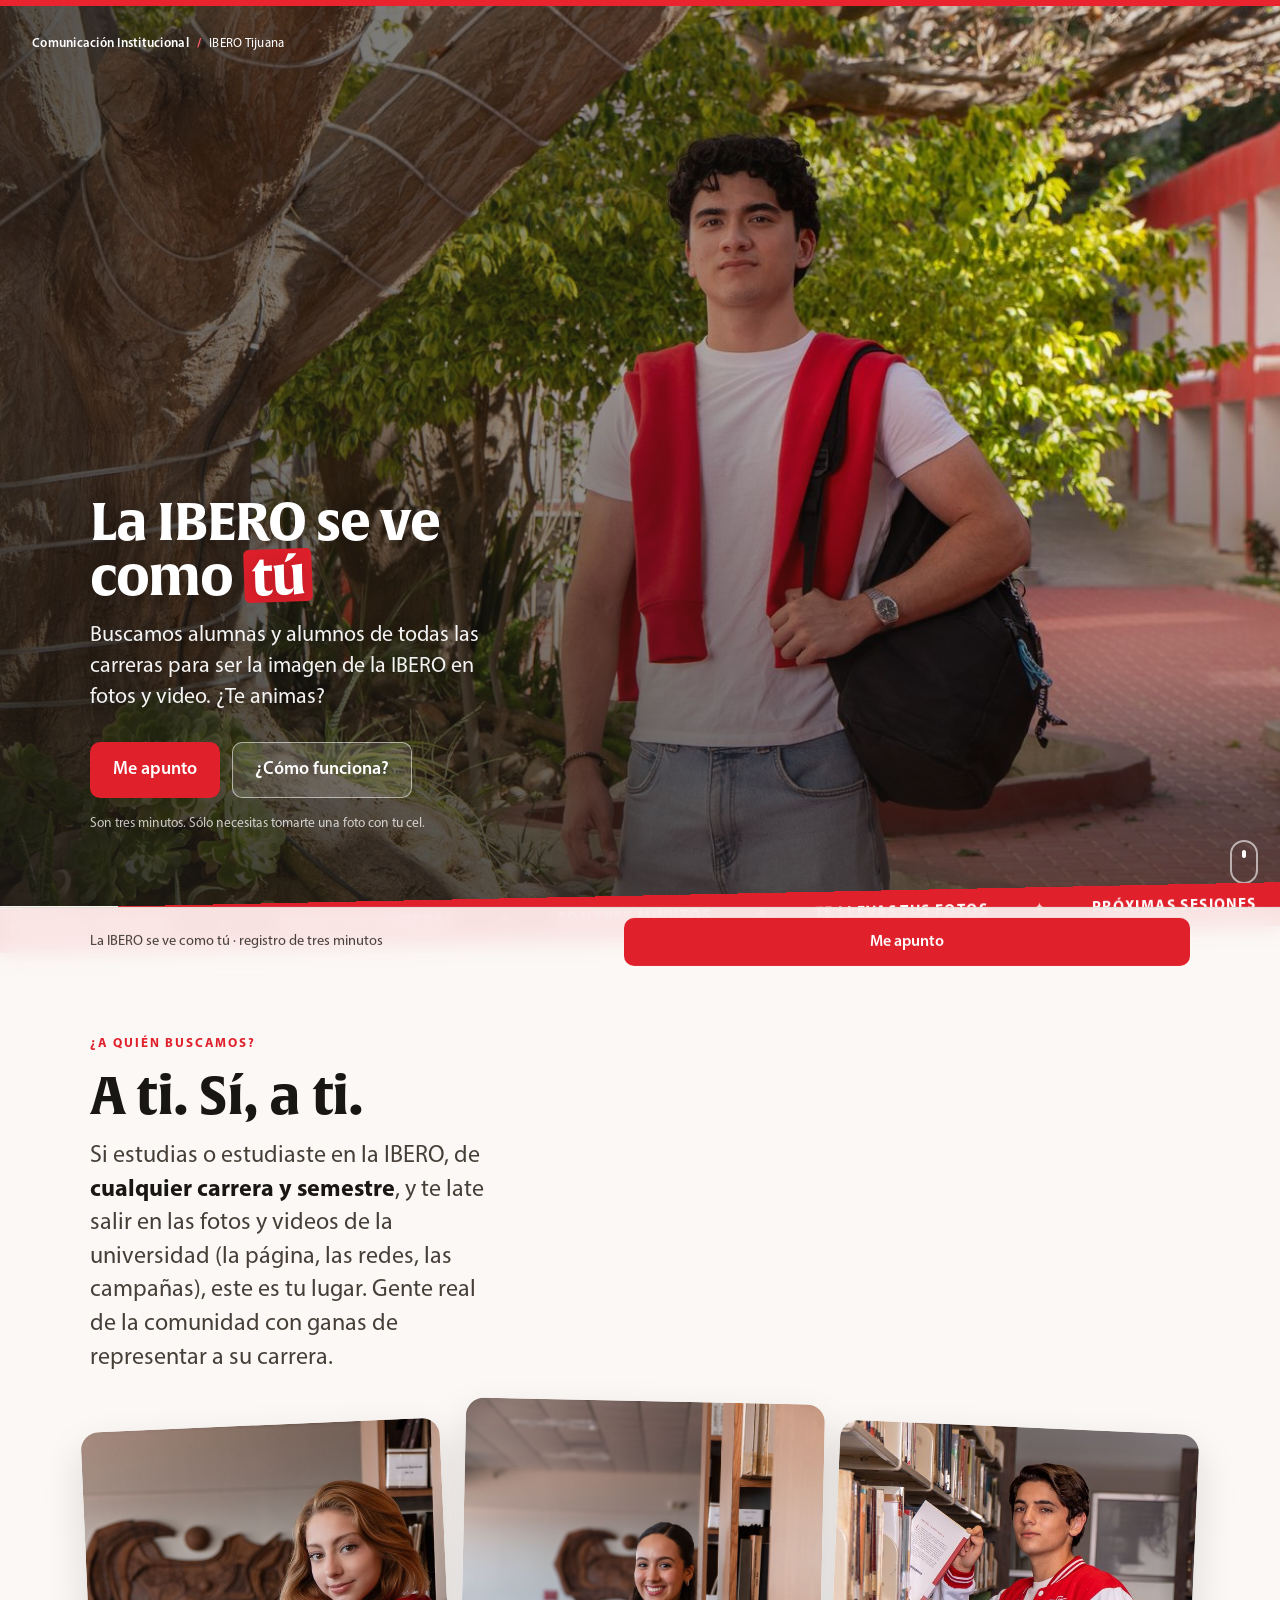
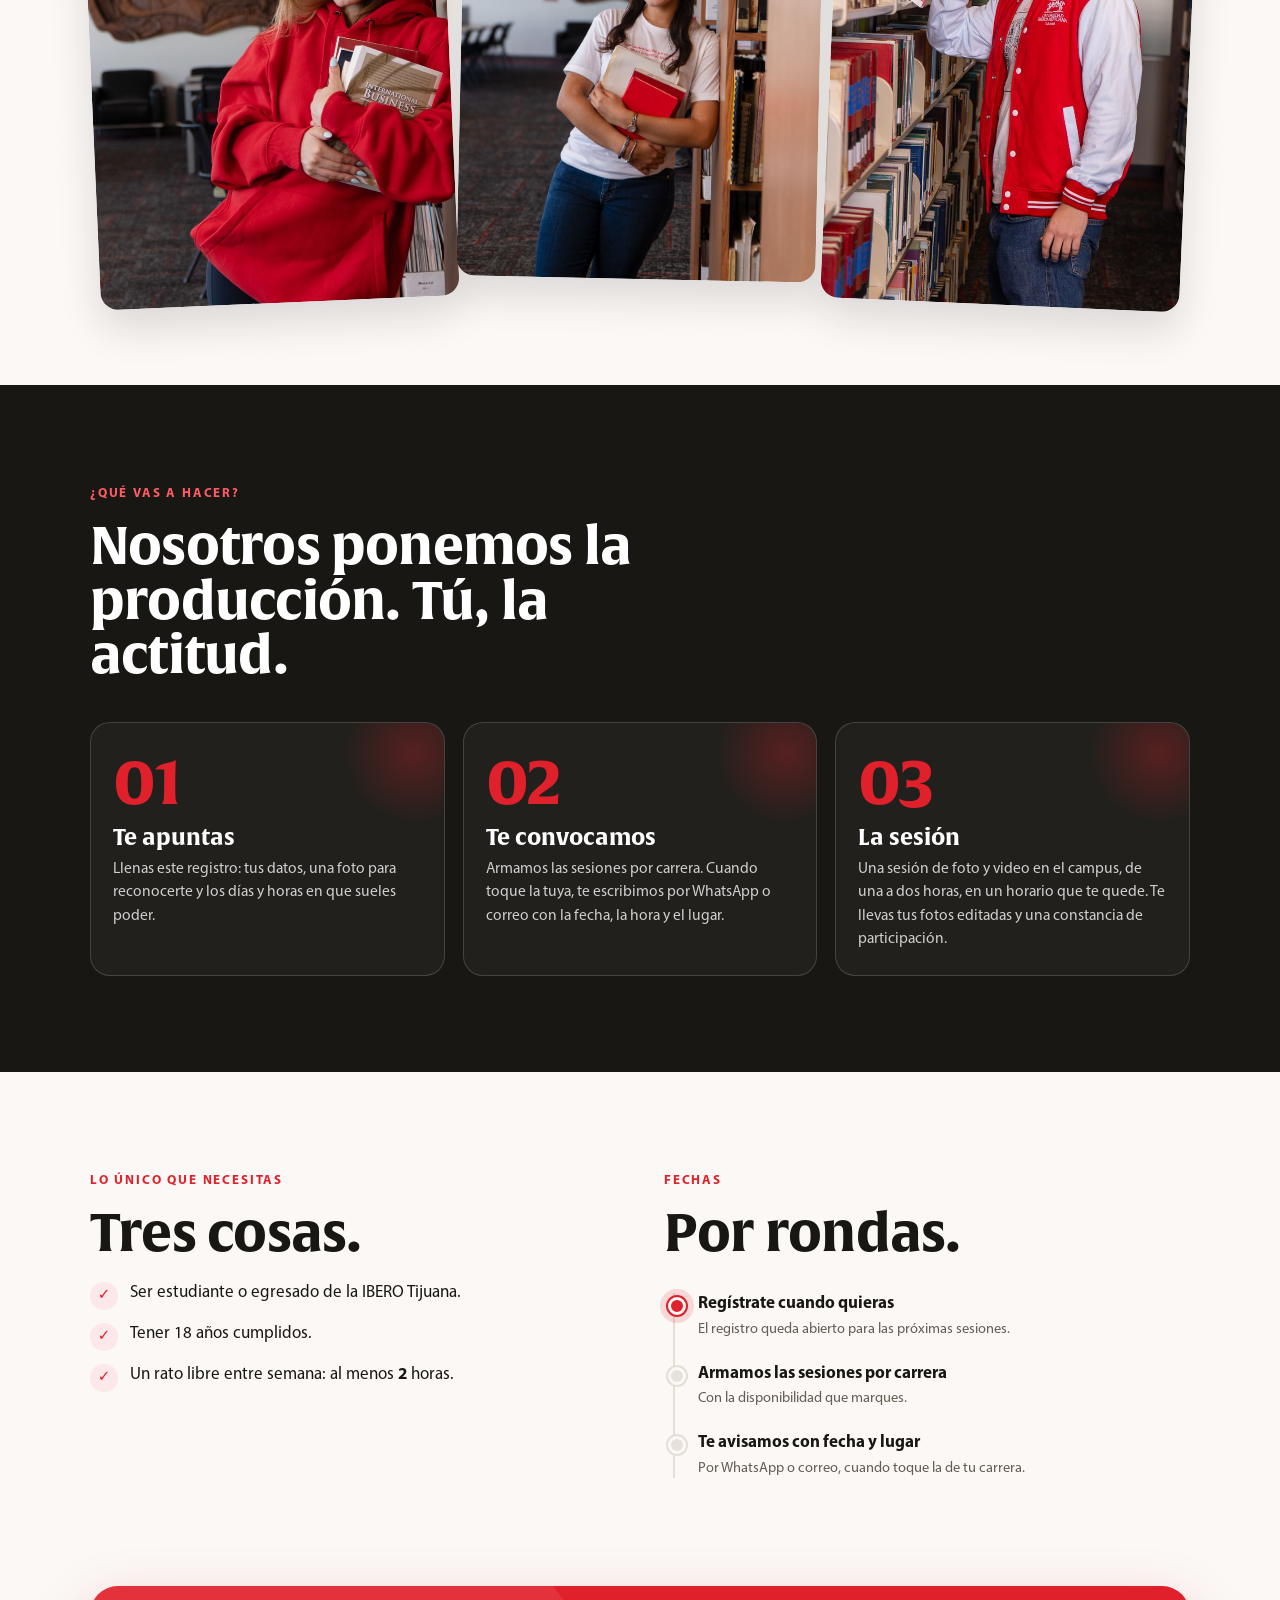
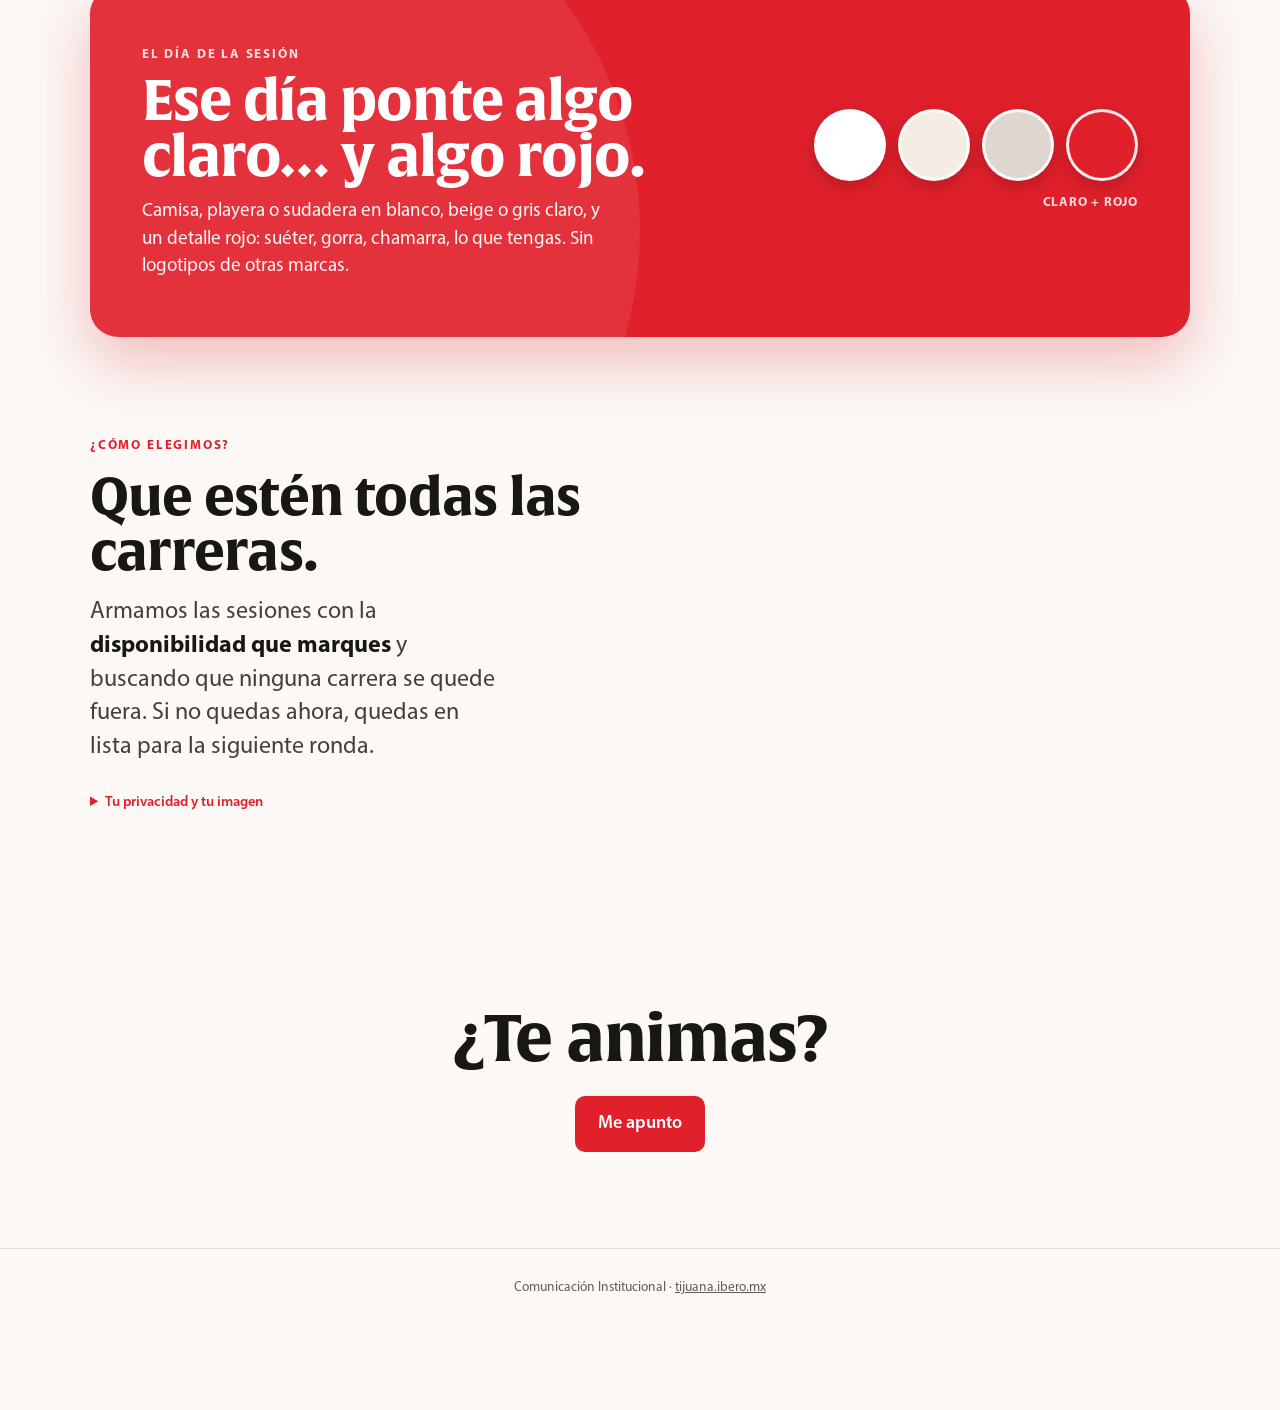
<file: index.html>
<!doctype html>
<html lang="es">
<head>
<meta charset="utf-8">
<meta name="viewport" content="width=device-width, initial-scale=1, viewport-fit=cover">
<title>La IBERO se ve como tú · Convocatoria</title>
<meta name="description" content="Convocatoria para alumnas y alumnos de IBERO Tijuana que quieran ser la imagen de la universidad en fotos y video.">
<link rel="icon" href="data:image/svg+xml,%3Csvg xmlns='http://www.w3.org/2000/svg' viewBox='0 0 32 32'%3E%3Crect width='32' height='32' rx='7' fill='%23E0202B'/%3E%3Ccircle cx='16' cy='13' r='5' fill='%23fff'/%3E%3Cpath d='M7 27c1.5-5 5-7 9-7s7.5 2 9 7z' fill='%23fff'/%3E%3C/svg%3E">
<link rel="stylesheet" href="tipografia.css?v=1.27">
<link rel="stylesheet" href="estilos.css?v=1.27">
<link rel="stylesheet" href="inicio.css?v=1.27">
</head>
<body class="alegre">
<main>

  <!-- ══ Inicio · landing ═════════════════════════════════ -->
  <section id="inicio" class="vista">

    <header class="portada">
      <img class="fondo" id="portada-foto" alt="">
      <p class="rotulo"><b id="rotulo-area"></b> <span class="barra">/</span> IBERO Tijuana</p>
      <div class="dentro">
        <h1 class="entra" id="titulo"></h1>
        <p class="bajada entra" id="bajada"></p>
        <div class="acciones-portada entra">
          <button id="btn-empezar" class="btn primario grande">Me apunto</button>
          <a class="btn claro grande" href="#como">¿Cómo funciona?</a>
        </div>
        <p class="meta entra" style="color:rgba(255,255,255,.75);margin-top:16px">Son tres minutos. Sólo necesitas tomarte una foto con tu cel.</p>
      </div>
      <div class="pista" aria-hidden="true"></div>
    </header>

    <div class="cinta" aria-hidden="true"><div class="carril" id="cinta"></div></div>

    <section class="seccion" id="como">
      <div class="dentro">
        <span class="sello revela">¿A quién buscamos?</span>
        <h2 class="titulo-seccion revela">A ti. Sí, a ti.</h2>
        <p class="texto-grande revela" data-retardo="1">Si estudias o estudiaste en la IBERO, de <b>cualquier carrera y semestre</b>, y te late salir en las fotos y videos de la universidad (la página, las redes, las campañas), este es tu lugar. Gente real de la comunidad con ganas de representar a su carrera.</p>
        <div class="galeria revela" data-retardo="2" id="galeria"></div>
      </div>
    </section>

    <section class="seccion oscura">
      <div class="dentro">
        <span class="sello revela">¿Qué vas a hacer?</span>
        <h2 class="titulo-seccion revela">Nosotros ponemos la producción. Tú, la actitud.</h2>
        <div class="pasos3">
          <div class="paso3 revela" data-retardo="1">
            <div class="num">01</div>
            <h3>Te apuntas</h3>
            <p>Llenas este registro: tus datos, una foto para reconocerte y los días y horas en que sueles poder.</p>
          </div>
          <div class="paso3 revela" data-retardo="2">
            <div class="num">02</div>
            <h3>Te convocamos</h3>
            <p>Armamos las sesiones por carrera. Cuando toque la tuya, te escribimos por WhatsApp o correo con la fecha, la hora y el lugar.</p>
          </div>
          <div class="paso3 revela" data-retardo="3">
            <div class="num">03</div>
            <h3>La sesión</h3>
            <p>Una sesión de foto y video en el campus, de una a dos horas, en un horario que te quede. Te llevas <span id="txt-incentivo"></span>.</p>
          </div>
        </div>
      </div>
    </section>

    <section class="seccion">
      <div class="dentro dos">
        <div>
          <span class="sello revela">Lo único que necesitas</span>
          <h2 class="titulo-seccion revela">Tres cosas.</h2>
          <ul class="lista-check revela" data-retardo="1">
            <li><span>Ser estudiante o egresado de la IBERO Tijuana.</span></li>
            <li><span>Tener 18 años cumplidos.</span></li>
            <li><span>Un rato libre entre semana: al menos <b id="txt-minimo"></b> horas.</span></li>
          </ul>
        </div>
        <div>
          <span class="sello revela">Fechas</span>
          <h2 class="titulo-seccion revela">Por rondas.</h2>
          <div class="linea-tiempo revela" data-retardo="1">
            <div class="hito fuerte"><div><b>Regístrate cuando quieras</b><span>El registro queda abierto para las próximas sesiones.</span></div></div>
            <div class="hito"><div><b>Armamos las sesiones por carrera</b><span>Con la disponibilidad que marques.</span></div></div>
            <div class="hito"><div><b>Te avisamos con fecha y lugar</b><span>Por WhatsApp o correo, cuando toque la de tu carrera.</span></div></div>
          </div>
        </div>
      </div>
    </section>

    <section class="seccion" style="padding-top:0">
      <div class="dentro">
        <div class="ropa revela">
          <div>
            <span class="sello">El día de la sesión</span>
            <h2 id="ropa-titulo"></h2>
            <p id="ropa-texto"></p>
          </div>
          <div class="muestras" id="ropa-muestras"></div>
        </div>
      </div>
    </section>

    <section class="seccion" style="padding-top:0">
      <div class="dentro">
        <span class="sello revela">¿Cómo elegimos?</span>
        <h2 class="titulo-seccion revela">Que estén todas las carreras.</h2>
        <p class="texto-grande revela" data-retardo="1">Armamos las sesiones con la <b>disponibilidad que marques</b> y buscando que ninguna carrera se quede fuera. Si no quedas ahora, quedas en lista para la siguiente ronda.</p>
        <details class="privacidad revela" data-retardo="2" style="margin-top:28px">
          <summary>Tu privacidad y tu imagen</summary>
          <p>Tus datos y la foto del registro sólo los ve el equipo de Comunicación, para convocarte; la foto no se publica. Si participas en una sesión, autorizas que tu imagen aparezca en materiales de la IBERO.</p>
          <p><b>Tus datos.</b> Nombre, carrera, semestre, correo y teléfono sirven sólo para esta convocatoria: elegir, convocar y coordinar las sesiones. Los ve únicamente el equipo de Comunicación Institucional; no se comparten fuera de la universidad ni se usan para otra cosa.</p>
          <p><b>La foto del registro.</b> Es sólo para relacionar tu nombre con tu cara al convocarte. No se publica y se borra al cerrar la convocatoria, junto con los datos de quienes no participaron.</p>
          <p><b>Tu imagen en las sesiones.</b> Si participas, autorizas a la Universidad Iberoamericana Tijuana a captar, editar y usar tu imagen y tu voz, fija o en movimiento, en materiales institucionales (sitio web, redes sociales, impresos, campañas de admisión y promoción y publicidad en vía pública), sin límite de territorio. El día de la sesión firmas el formato de autorización de uso de imagen.</p>
          <p><b>Puedes cambiar de opinión.</b> Puedes pedir que no se use tu imagen en materiales futuros escribiendo al contacto de abajo. Lo ya publicado o impreso no siempre se puede retirar.</p>
          <p id="liga-aviso"></p>
        </details>
      </div>
    </section>

    <section class="seccion cierre">
      <div class="dentro">
        <h2 class="revela">¿Te animas?</h2>
        <div id="aviso-cerrado" class="aviso alerta oculto" style="display:inline-block">El registro ya cerró. ¡Gracias por tu interés!</div>
        <div class="revela" data-retardo="1"><button class="btn primario grande" data-empezar>Me apunto</button></div>
      </div>
    </section>

    <footer class="pie-landing" id="pie-inicio"></footer>

    <div class="cta-fija" id="cta-fija">
      <div class="dentro">
        <span>La IBERO se ve como tú · registro de tres minutos</span>
        <button class="btn primario" data-empezar>Me apunto</button>
      </div>
    </div>
  </section>

  <!-- ══ Pasos ════════════════════════════════════════════ -->
  <section id="pasos" class="vista hoja oculto">
    <p class="rotulo"><b id="rotulo-area-2"></b> <span class="barra">/</span> IBERO Tijuana</p>
    <div class="progreso" style="margin-top:14px">
      <span class="paso-de" id="paso-de">Paso 1 de 4</span>
      <span class="barra"><i id="barra-progreso" style="width:25%"></i></span>
    </div>

    <!-- Paso 1 · datos -->
    <form id="paso-1" class="tarjeta paso" novalidate>
      <h2>Cuéntanos de ti</h2>
      <label class="campo">
        <span>Nombre completo</span>
        <input name="nombre" type="text" autocomplete="name" required minlength="5" maxlength="120" placeholder="Como aparece en tu credencial">
        <small class="error">Escribe tu nombre completo.</small>
      </label>
      <label class="campo">
        <span>Carrera</span>
        <select name="carrera" required><option value="">Elige tu carrera</option></select>
        <small class="error">Elige tu carrera.</small>
      </label>
      <label class="campo">
        <span>Semestre</span>
        <select name="semestre" required><option value="">Elige</option></select>
        <small class="ayuda">Si ya terminaste, elige «Egresado/a».</small>
        <small class="error">Elige tu semestre.</small>
      </label>
      <label class="campo">
        <span>Correo</span>
        <input name="correo" type="email" inputmode="email" autocomplete="email" required maxlength="120" placeholder="El que sí revisas">
        <small class="ayuda" id="ayuda-correo"></small>
        <small class="error">Escribe tu correo completo.</small>
      </label>
      <label class="campo">
        <span>Género</span>
        <select name="genero" required><option value="">Elige</option></select>
        <small class="error">Elige una opción.</small>
      </label>
      <label class="campo">
        <span>Teléfono o WhatsApp</span>
        <input name="telefono" type="tel" inputmode="tel" autocomplete="tel" required placeholder="10 dígitos">
        <small class="ayuda">Por aquí te avisamos si quedas.</small>
        <small class="error">Escribe un número de diez dígitos.</small>
      </label>
      <div class="acciones">
        <button type="button" class="btn secundario" data-atras>Atrás</button>
        <button type="submit" class="btn primario">Siguiente</button>
      </div>
    </form>

    <!-- Paso 2 · foto -->
    <div id="paso-2" class="tarjeta paso oculto">
      <h2>Una foto para reconocerte</h2>
      <p class="intro">Sólo para saber quién eres cuando te convoquemos. No se publica. De frente, con buena luz y sin lentes oscuros.</p>
      <div class="camara" id="camara">
        <video id="video" autoplay playsinline muted class="oculto"></video>
        <div class="guia oculto" id="guia"></div>
        <img id="foto-vista" alt="" class="oculto">
        <div class="vacio" id="camara-vacio"><span>Toca <b>Abrir la cámara</b> para tomarte la foto.</span></div>
      </div>
      <div id="camara-error" class="aviso alerta oculto"></div>
      <div class="camara-acciones">
        <button type="button" class="btn primario" id="btn-abrir-camara">Abrir la cámara</button>
        <button type="button" class="btn primario oculto" id="btn-tomar">Tomar la foto</button>
        <button type="button" class="btn secundario oculto" id="btn-repetir">Otra vez</button>
        <button type="button" class="btn secundario" id="btn-subir">Subir una foto</button>
        <input type="file" id="archivo" class="oculto" accept="image/*" capture="user">
      </div>
      <div class="acciones">
        <button type="button" class="btn secundario" data-atras>Atrás</button>
        <button type="button" class="btn primario" id="btn-foto-sig" disabled>Siguiente</button>
      </div>
    </div>

    <!-- Paso 3 · disponibilidad -->
    <div id="paso-3" class="tarjeta paso oculto">
      <h2>¿Cuándo puedes?</h2>
      <p class="intro">Marca los días y horas en que <b>normalmente</b> puedes estar en el campus, de lunes a viernes. Con esto armamos las próximas sesiones. Toca o arrastra sobre las casillas; toca el día para marcarlo completo.</p>
      <div class="rejilla-envoltura">
        <div class="rejilla" id="rejilla" aria-label="Rejilla de disponibilidad"></div>
        <div class="rejilla-pie">
          <span>Marcaste <b id="cuenta-horas">0</b> horas</span>
          <button type="button" class="btn suave" id="btn-limpiar">Limpiar</button>
        </div>
      </div>
      <div id="aviso-horas" class="aviso alerta oculto"></div>
      <div class="acciones">
        <button type="button" class="btn secundario" data-atras>Atrás</button>
        <button type="button" class="btn primario" id="btn-disp-sig">Siguiente</button>
      </div>
    </div>

    <!-- Paso 4 · consentimiento -->
    <div id="paso-4" class="tarjeta paso oculto">
      <h2>Todo listo</h2>
      <div class="resumen">
        <img id="resumen-foto" alt="Tu foto">
        <dl id="resumen-datos"></dl>
      </div>
      <p class="meta" style="margin-top:8px">Disponibilidad: <b id="resumen-horas"></b>. Si algo está mal, regresa con <b>Atrás</b>.</p>

      <label class="casilla" id="casilla-datos">
        <input type="checkbox" id="chk-datos">
        <span>Acepto que Comunicación Institucional use estos datos y mi foto <b>sólo para esta convocatoria</b>, como dice el aviso de privacidad.</span>
      </label>
      <label class="casilla" id="casilla-imagen">
        <input type="checkbox" id="chk-imagen">
        <span>Si quedo convocado, <b>autorizo que mi imagen y mi voz aparezcan</b> en los materiales de la IBERO Tijuana, y firmaré la autorización el día de la sesión.</span>
      </label>
      <div id="aviso-envio" class="aviso peligro oculto"></div>
      <div class="acciones">
        <button type="button" class="btn secundario" data-atras>Atrás</button>
        <button type="button" class="btn primario" id="btn-enviar">Enviar mi registro</button>
      </div>
    </div>
  </section>

  <!-- ══ Listo ════════════════════════════════════════════ -->
  <section id="listo" class="vista hoja oculto">
    <p class="rotulo"><b id="rotulo-area-3"></b> <span class="barra">/</span> IBERO Tijuana</p>
    <div class="tarjeta centrado con-foto" style="margin-top:14px">
      <img id="listo-foto" class="foto-cabecera" alt="">
      <div class="cuerpo">
        <h2 id="listo-titulo">¡Ya quedó!</h2>
        <p class="intro">Tu registro está guardado. Cuando armemos la sesión de tu carrera, te escribimos por WhatsApp o correo con la fecha y el lugar.</p>
        <div id="aviso-prueba" class="aviso alerta oculto"></div>
        <div class="recordatorio">
          <div class="muestras" id="recordatorio-muestras"></div>
          <p><b id="recordatorio-titulo"></b><br>Por si te toca sesión: ve apartando la ropa.</p>
        </div>
        <p class="intro" style="margin-top:18px">Mientras, corre la voz en tu carrera: entre más carreras, mejor.</p>
      </div>
    </div>
    <footer class="pie" id="pie-listo"></footer>
  </section>

</main>
<div id="etiqueta-prueba" class="etiqueta-prueba oculto">Modo prueba · se puede avanzar sin llenar</div>
<canvas id="lienzo" class="oculto"></canvas>
<script src="config.js?v=1.27"></script>
<script src="almacen.js?v=1.27"></script>
<script src="formulario.js?v=1.27"></script>
</body>
</html>
</file>
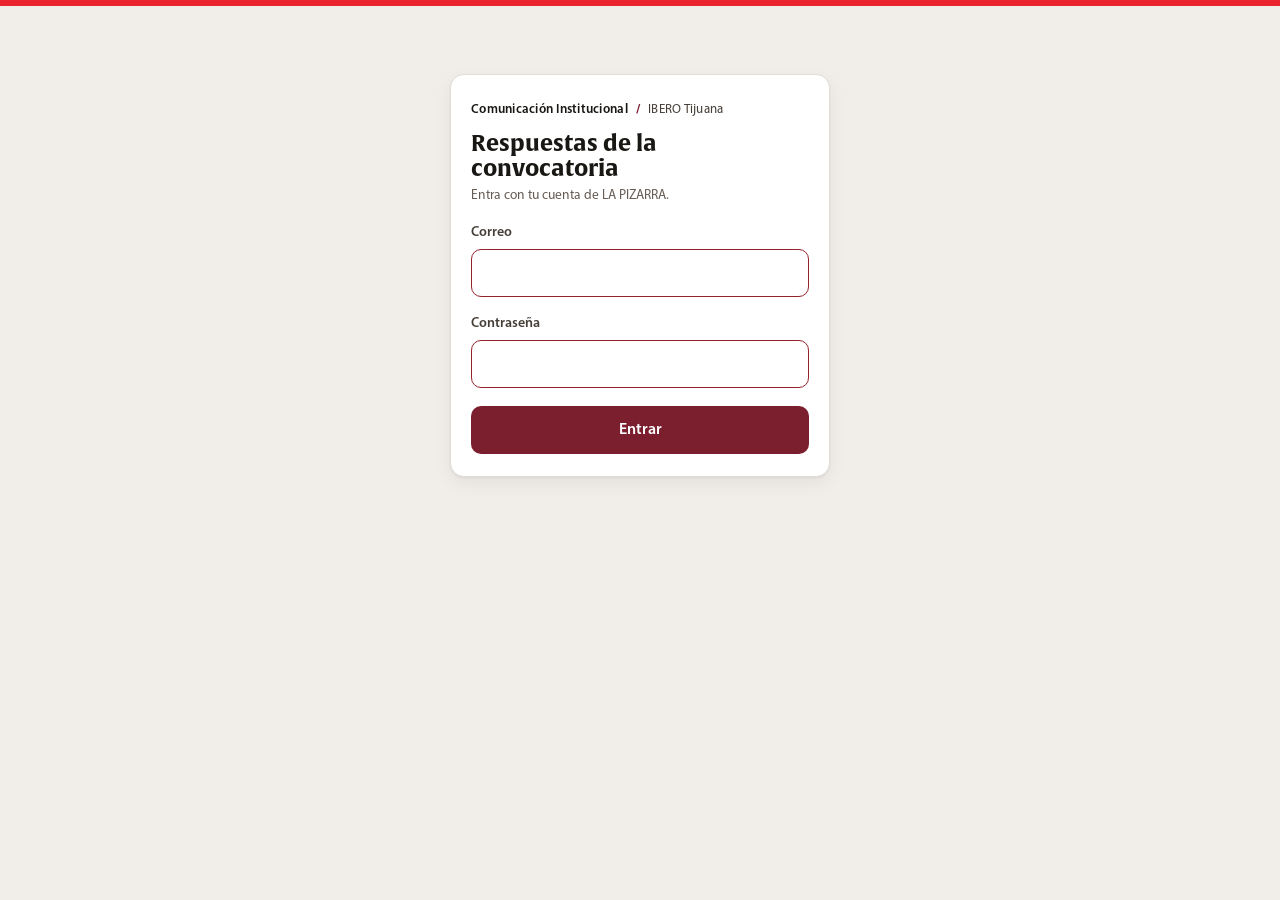
<file: equipo.html>
<!doctype html>
<html lang="es">
<head>
<meta charset="utf-8">
<meta name="viewport" content="width=device-width, initial-scale=1">
<title>Convocatoria · Respuestas</title>
<meta name="robots" content="noindex">
<link rel="icon" href="data:image/svg+xml,%3Csvg xmlns='http://www.w3.org/2000/svg' viewBox='0 0 32 32'%3E%3Crect width='32' height='32' rx='7' fill='%23191713'/%3E%3Crect x='7' y='7' width='8' height='8' rx='2' fill='%237B1E2E'/%3E%3Crect x='17' y='7' width='8' height='8' rx='2' fill='%23F6E9EB'/%3E%3Crect x='7' y='17' width='8' height='8' rx='2' fill='%23F6E9EB'/%3E%3Crect x='17' y='17' width='8' height='8' rx='2' fill='%237B1E2E'/%3E%3C/svg%3E">
<link rel="stylesheet" href="tipografia.css?v=1.27">
<link rel="stylesheet" href="estilos.css?v=1.27">
</head>
<body>
<main class="hoja ancha">

  <!-- ══ Entrada (sólo con motor supabase) ═══════════════ -->
  <section id="entrada" class="tarjeta entrada oculto">
    <p class="rotulo"><b id="rotulo-area"></b> <span class="barra">/</span> IBERO Tijuana</p>
    <h2 style="margin-top:10px">Respuestas de la convocatoria</h2>
    <p class="meta" style="margin-top:4px">Entra con tu cuenta de LA PIZARRA.</p>
    <form id="form-entrar">
      <label class="campo"><span>Correo</span><input name="correo" type="email" autocomplete="username" required></label>
      <label class="campo"><span>Contraseña</span><input name="clave" type="password" autocomplete="current-password" required></label>
      <div id="entrar-error" class="aviso peligro oculto"></div>
      <button class="btn primario ancho" style="margin-top:18px">Entrar</button>
    </form>
  </section>

  <!-- ══ Tablero ══════════════════════════════════════════ -->
  <section id="tablero" class="oculto">
    <div class="barra-equipo">
      <div>
        <p class="rotulo"><b id="rotulo-area-2"></b> <span class="barra">/</span> IBERO Tijuana</p>
        <h1 id="titulo"></h1>
        <span class="cuenta" id="cuenta" hidden></span>
      </div>
      <div class="derecha">
        <button class="btn secundario chico" id="btn-recargar">Actualizar</button>
        <button class="btn secundario chico" id="btn-contactos" title="Archivo para agregar a los alumnos a los contactos de tu celular">Contactos</button>
        <button class="btn primario chico" id="btn-csv">Exportar CSV</button>
        <button class="btn secundario chico oculto" id="btn-muestra">Cargar datos de muestra</button>
        <button class="btn secundario chico oculto" id="btn-salir">Salir</button>
      </div>
    </div>
    <div id="aviso-motor" class="aviso info oculto"></div>
    <div id="estado-carga" class="aviso info oculto" role="status"></div>

    <!-- Estadísticas -->
    <section class="tarjeta estadisticas">
      <div class="cifras" id="cifras"></div>
      <div class="paneles">
        <div class="panel">
          <h3>Por carrera <small>· toca una para filtrar</small></h3>
          <div class="barras" id="carreras"></div>
          <p class="faltan meta" id="faltan"></p>
        </div>
        <div class="panel">
          <h3>Género</h3>
          <div class="genero-barra" id="genero"></div>
          <p class="meta" id="genero-nota"></p>
          <h3 style="margin-top:18px">Mejores bloques <small>· más gente disponible</small></h3>
          <ol class="mejores" id="mejores"></ol>
        </div>
      </div>
    </section>

    <!-- Sesiones -->
    <section class="tarjeta">
      <div class="cabeza-seccion">
        <div><h2>Sesiones</h2>
        <p class="meta">A quién se convoca a cada sesión. Agregar o quitar aquí cambia el estado del alumno; la nota no se toca.</p></div>
      </div>
      <div class="sesiones" id="sesiones"></div>
      <div class="avisos-resumen meta" id="avisos-resumen"></div>
    </section>

    <div class="tablero-dos">
    <!-- Mapa de calor -->
    <section class="tarjeta columna-calor">
      <div class="cabeza-seccion">
        <div><h2>Disponibilidad por hora</h2>
        <p class="meta">Cuántas personas pueden en cada bloque (sin contar descartados). Toca un bloque para ver quiénes.</p></div>
        <div class="calor-leyenda">
          <span>Menos</span><i style="background:var(--marca-velo)"></i><i style="background:#D9A7B0"></i><i style="background:#A3505E"></i><i style="background:var(--marca-solida)"></i><span>Más</span>
        </div>
      </div>
      <div class="calor ancho" id="calor"></div>
      <div class="meta" id="calor-filtro" style="margin-top:8px"></div>
    </section>

    <!-- Fichas -->
    <section class="tarjeta">
      <div class="cabeza-seccion fichas-cabeza">
        <h2 id="titulo-fichas">Fichas</h2>
        <div class="filtros compactos">
          <label class="campo"><span>Buscar</span><input id="f-texto" type="search" placeholder="Nombre, correo, teléfono"></label>
          <label class="campo"><span>Estado</span><select id="f-estado"><option value="">Todos</option></select></label>
          <label class="campo"><span>Orden</span><select id="f-orden"><option value="reciente">Más recientes</option><option value="horas">Más horas</option><option value="nombre">Nombre</option><option value="carrera">Carrera</option></select></label>
        </div>
      </div>
      <div class="fichas" id="lista"></div>
    </section>
    </div>
  </section>
</main>

<!-- ══ Ficha de un alumno ══════════════════════════════════ -->
<div id="velo" class="velo oculto">
  <div class="ficha" role="dialog" aria-modal="true" aria-labelledby="ficha-nombre">
    <button class="cerrar" id="ficha-cerrar" aria-label="Cerrar">×</button>
    <div class="ficha-cabeza">
      <button type="button" class="foto-boton" id="ficha-foto-boton" title="Ver en grande"><img id="ficha-foto" alt=""></button>
      <div>
        <h2 id="ficha-nombre"></h2>
        <dl id="ficha-datos"></dl>
      </div>
    </div>
    <h3 style="margin-top:18px">Disponibilidad <small id="ficha-horas"></small></h3>
    <div class="mini" id="ficha-mini"></div>
    <div class="fila" style="margin-top:6px">
      <label class="campo"><span>Estado</span><select id="ficha-estado"></select></label>
      <label class="campo"><span>Género</span><select id="ficha-genero"></select></label>
    </div>
    <div class="fila">
      <label class="campo"><span>Sesión</span><select id="ficha-sesion"></select></label>
      <label class="campo"><span>Folio</span><input id="ficha-folio" type="text" readonly></label>
    </div>
    <label class="campo"><span>Nota del equipo</span><textarea id="ficha-nota" placeholder="Sesión asignada, observaciones…"></textarea></label>
    <div id="ficha-aviso" class="aviso peligro oculto"></div>
    <div class="acciones">
      <button class="btn peligro" id="ficha-borrar">Borrar registro</button>
      <span class="ficha-wa" id="ficha-wa"></span>
      <button class="btn primario" id="ficha-guardar">Guardar</button>
    </div>
  </div>
</div>

<!-- ══ Contactos para el celular (.vcf) ══════════════════════ -->
<div id="velo-contactos" class="velo oculto">
  <div class="ficha contactos" role="dialog" aria-modal="true" aria-labelledby="ct-titulo">
    <button class="cerrar" id="ct-cerrar" aria-label="Cerrar">×</button>
    <h2 id="ct-titulo">Contactos para el celular</h2>
    <p class="ct-intro">Descarga un archivo de contactos (.vcf) y agrégalos todos de una vez, con nombre, carrera, sesión y foto.</p>
    <label class="campo"><span>Quiénes</span><select id="ct-quienes"></select></label>
    <div class="ct-opciones">
      <label class="casilla"><input type="checkbox" id="ct-corto" checked><span>Nombre corto <em>(primer nombre y primer apellido)</em></span></label>
      <label class="casilla"><input type="checkbox" id="ct-carrera" checked><span>Carrera en el nombre</span></label>
      <label class="casilla"><input type="checkbox" id="ct-sesion" checked><span>Sesión en el nombre</span></label>
      <label class="casilla"><input type="checkbox" id="ct-foto" checked><span>Foto del registro</span></label>
    </div>
    <div class="ct-muestra">
      <small id="ct-cuenta"></small>
      <ul id="ct-lista"></ul>
    </div>
    <details class="ct-como">
      <summary>Cómo pasarlos al celular</summary>
      <ol>
        <li><b>Mándate el archivo por correo</b> (o por WhatsApp a tu propio chat) desde esta computadora.</li>
        <li><b>iPhone:</b> ábrelo desde la app Mail y toca «Agregar todos los contactos».</li>
        <li><b>Android:</b> ábrelo desde el correo y elige Contactos, o en Contactos ve a Configuración, Importar, archivo .vcf.</li>
        <li>Si importas el mismo archivo dos veces, el celular los duplica. La segunda vez descarga sólo la sesión o el grupo nuevo.</li>
      </ol>
      <p>En la nota de cada contacto quedan el nombre completo, la carrera, el semestre y los datos de su sesión.</p>
    </details>
    <div class="acciones">
      <span></span>
      <button class="btn primario" id="ct-descargar">Descargar contactos</button>
    </div>
  </div>
</div>

<!-- La foto en grande: clic sobre la foto de la ficha. -->
<div id="lupa" class="lupa oculto" role="dialog" aria-label="Foto en grande">
  <img id="lupa-foto" alt="">
  <div class="lupa-pie"><span id="lupa-nombre"></span><button type="button" class="btn secundario chico" id="lupa-cerrar">Cerrar</button></div>
</div>
<script src="config.js?v=1.27"></script>
<script src="almacen.js?v=1.27"></script>
<script src="equipo.js?v=1.27"></script>
</body>
</html>
</file>
<file: tipografia.css>
/* Tipografía institucional · copiada tal cual de LA PIZARRA/web/herramientas/generador-piezas.html
   (Alverata 400/700 y MyriadIbero 400/600/700, con acentos completos). No se regenera. */
@font-face{font-family:'Alverata';src:url([data-uri]) format('woff2');font-weight:400;font-style:normal;font-display:block}
@font-face{font-family:'Alverata';src:url([data-uri]) format('woff2');font-weight:700;font-style:normal;font-display:block}
@font-face{font-family:'MyriadIbero';src:url([data-uri]) format('woff2');font-weight:400;font-style:normal;font-display:block}
@font-face{font-family:'MyriadIbero';src:url([data-uri]) format('woff2');font-weight:600;font-style:normal;font-display:block}
@font-face{font-family:'MyriadIbero';src:url([data-uri]) format('woff2');font-weight:700;font-style:normal;font-display:block}
</file>
<file: estilos.css>
/* ═══════════════════════════════════════════════════════════
   Convocatoria · La IBERO se ve como tú
   Paleta editorial de LA PIZARRA (rojos oscuros, grises, negro,
   blanco; nunca naranja). Tema claro fijo: es un formulario
   público que se lee en celular y la interfaz del equipo es clara
   por decisión de Leo.
   ═══════════════════════════════════════════════════════════ */

:root {
  color-scheme: light;

  --capa-hundida: #E6E1DB;
  --capa-0:       #F1EDE9;   /* fondo de vista */
  --capa-1:       #FAF8F6;
  --capa-2:       #FFFFFF;   /* tarjeta */

  --tinta:        #191713;   /* 17.90 s/blanco */
  --tinta-media:  #463F38;   /* 10.35 */
  --tinta-tenue:  #655C54;   /*  6.54 */

  --marca-solida: #7B1E2E;   /* relleno; blanco encima = 10.16 */
  --marca-tinta:  #7B1E2E;
  --marca-velo:   #F6E9EB;
  --rojo-ibero:   #ea242f;   /* el filete superior */
  --accion:       #7B1E2E;   /* botón principal y acentos; la convocatoria lo sube a vivo */
  --accion-hover: #691a27;

  --linea-sutil:   #E4DED7;
  --linea-control: #857F77;  /* 3.96 s/blanco */
  --foco:          #7B1E2E;

  --ok:      #2E6B41;  --ok-velo:      #E4EFE7;
  --alerta:  #7A5A1B;  --alerta-velo:  #F5EEDD;
  --peligro: #96232B;  --peligro-velo: #F7E6E7;
  --info:    #2F4E7A;  --info-velo:    #E6EDF6;

  --f-titulo: 'Alverata', 'Iberoamericana', Georgia, serif;
  --f-texto:  'MyriadIbero', 'Iberoamericana', 'Segoe UI', system-ui, sans-serif;

  --radio: 10px;
  --sombra: 0 1px 2px rgba(25,23,19,.06), 0 6px 18px rgba(25,23,19,.06);
}

* { box-sizing: border-box; }
html { -webkit-text-size-adjust: 100%; }
body {
  margin: 0;
  background: var(--capa-0);
  color: var(--tinta);
  font: 16px/1.5 var(--f-texto);
  min-height: 100vh;
}
body::before {
  /* el filete institucional: rojo de la rúbrica, 6 px, arriba */
  content: ''; display: block; height: 6px; background: var(--rojo-ibero);
}

h1, h2, h3 { font-family: var(--f-titulo); font-weight: 700; line-height: 1.15; margin: 0; }
h1 { font-size: clamp(28px, 7vw, 40px); letter-spacing: -.01em; }
h2 { font-size: 22px; }
h3 { font-size: 17px; }
p { margin: 0; }
a { color: var(--marca-tinta); }
strong { font-weight: 700; }
small, .meta { font-size: 13.5px; color: var(--tinta-tenue); }

/* ── Rótulo de área (lockup del manual) ───────────────── */
.rotulo {
  display: inline-flex; align-items: center; gap: 8px;
  font-size: 13px; letter-spacing: .02em; color: var(--tinta-media);
}
.rotulo b { font-weight: 600; color: var(--tinta); }
.rotulo .barra { color: var(--accion); font-weight: 700; }

/* ── Hoja centrada ──────────────────────────────────────── */
.hoja { width: 100%; max-width: 560px; margin: 0 auto; padding: 28px 16px 72px; box-sizing: border-box; }
section.hoja.oculto { display: none !important; }
.hoja.ancha { max-width: none; padding-left: 20px; padding-right: 20px; }

.tarjeta {
  background: var(--capa-2); border: 1px solid var(--linea-sutil);
  border-radius: 14px; box-shadow: var(--sombra); padding: 22px 20px;
}
.tarjeta + .tarjeta { margin-top: 14px; }

/* ── Botones ───────────────────────────────────────────── */
.btn {
  display: inline-flex; align-items: center; justify-content: center; gap: 8px;
  min-height: 48px; padding: 0 22px; border-radius: var(--radio);
  border: 1px solid transparent; font: 600 16px/1 var(--f-texto);
  cursor: pointer; text-decoration: none; -webkit-tap-highlight-color: transparent;
  transition: background .15s, box-shadow .15s, transform .05s;
}
.btn:active { transform: translateY(1px); }
.btn.primario { background: var(--accion); color: #fff; }
.btn.primario:hover { background: var(--accion-hover); }
.btn.grande { min-height: 56px; font-size: 18px; }
.btn.secundario { background: var(--capa-2); color: var(--tinta); border-color: var(--linea-control); }
.btn.secundario:hover { background: var(--capa-1); }
.btn.suave { background: transparent; color: var(--marca-tinta); border-color: transparent; min-height: 40px; padding: 0 10px; }
.btn.peligro { background: var(--capa-2); color: var(--peligro); border-color: var(--peligro); }
.btn.ancho { width: 100%; }
.btn:disabled { opacity: .45; cursor: not-allowed; }
.btn:focus-visible, input:focus-visible, select:focus-visible, textarea:focus-visible, .celda:focus-visible {
  outline: 3px solid var(--foco); outline-offset: 2px;
}

/* ── Campos ────────────────────────────────────────────── */
.campo { display: block; margin-top: 16px; }
.campo > span {
  display: block; font-size: 14px; font-weight: 600; color: var(--tinta-media);
  margin-bottom: 6px;
}
.campo > span em { font-style: normal; font-weight: 400; color: var(--tinta-tenue); }
.campo input, .campo select, .campo textarea {
  width: 100%; min-height: 48px; padding: 10px 14px;
  border: 1px solid var(--linea-control); border-radius: var(--radio);
  background: var(--capa-2); color: var(--tinta);
  font: 16px/1.4 var(--f-texto);   /* 16 px: iOS no hace zoom */
}
.campo textarea { min-height: 90px; resize: vertical; }
.campo input:invalid:not(:placeholder-shown) { border-color: var(--peligro); }
.campo .ayuda { display: block; margin-top: 5px; font-size: 13px; color: var(--tinta-tenue); }
.campo .error { display: none; margin-top: 5px; font-size: 13.5px; color: var(--peligro); font-weight: 600; }
.campo.mal input, .campo.mal select { border-color: var(--peligro); }
.campo.mal .error { display: block; }
.fila { display: grid; grid-template-columns: 1fr 1fr; gap: 12px; }
@media (max-width: 420px) { .fila { grid-template-columns: 1fr; gap: 0; } }

/* ── Avisos ────────────────────────────────────────────── */
.aviso {
  border-radius: var(--radio); padding: 12px 14px; font-size: 14.5px;
  border: 1px solid transparent; margin-top: 14px;
}
.aviso.ok      { background: var(--ok-velo);      color: var(--ok);      border-color: #c6ddcc; }
.aviso.alerta  { background: var(--alerta-velo);  color: var(--alerta);  border-color: #e4d6b4; }
.aviso.peligro { background: var(--peligro-velo); color: var(--peligro); border-color: #ebc9cc; }
.aviso.info    { background: var(--info-velo);    color: var(--info);    border-color: #c5d3e6; }

.chip {
  display: inline-block; padding: 3px 10px; border-radius: 20px;
  font-size: 12.5px; font-weight: 600; letter-spacing: .02em; white-space: nowrap;
}
.chip.nueva      { background: var(--info-velo);    color: var(--info); }
.chip.convocada  { background: var(--ok-velo);      color: var(--ok); }
.chip.descartada { background: var(--capa-hundida); color: var(--tinta-tenue); }

/* ── Casillas ──────────────────────────────────────────── */
.casilla {
  display: grid; grid-template-columns: 26px 1fr; gap: 12px; align-items: start;
  padding: 14px; border: 1px solid var(--linea-sutil); border-radius: var(--radio);
  background: var(--capa-1); margin-top: 12px; cursor: pointer; font-size: 15px;
}
.casilla input { width: 22px; height: 22px; margin: 2px 0 0; accent-color: var(--accion); cursor: pointer; }
.casilla.mal { border-color: var(--peligro); background: var(--peligro-velo); }

/* ── Progreso ──────────────────────────────────────────── */
.progreso { display: flex; align-items: center; gap: 10px; margin: 0 0 14px; }
.progreso .paso-de { font-size: 13px; font-weight: 600; color: var(--tinta-tenue); letter-spacing: .04em; text-transform: uppercase; }
.progreso .barra { flex: 1; height: 4px; background: var(--capa-hundida); border-radius: 4px; overflow: hidden; }
.progreso .barra i { display: block; height: 100%; background: var(--accion); transition: width .25s; }

.acciones { display: flex; gap: 10px; margin-top: 22px; }
.acciones .btn.primario { flex: 1; }

/* ── Rejilla de disponibilidad ─────────────────────────── */
.rejilla-envoltura { margin-top: 14px; }
.rejilla {
  display: grid; gap: 4px; user-select: none; touch-action: none;
  grid-template-columns: 52px repeat(var(--dias, 5), 1fr);
}
.rejilla .cabeza {
  text-align: center; font-size: 12.5px; line-height: 1.2; font-weight: 600;
  color: var(--tinta-media); padding: 6px 0; border-radius: 8px; cursor: pointer;
  background: var(--capa-1); border: 1px solid var(--linea-sutil);
}
.rejilla .cabeza b { display: block; font-size: 15px; color: var(--tinta); }
.rejilla .cabeza.llena { background: var(--marca-velo); border-color: var(--accion); color: var(--accion); }
.rejilla .hora {
  font-size: 12.5px; color: var(--tinta-tenue); text-align: right; padding-right: 6px;
  display: flex; align-items: center; justify-content: flex-end; font-variant-numeric: tabular-nums;
}
.celda {
  min-height: 38px; border-radius: 7px; border: 1px solid var(--linea-sutil);
  background: var(--capa-2); cursor: pointer; transition: background .08s;
}
.celda.si { background: var(--accion); border-color: var(--accion); }
.celda.si::after { content: '✓'; color: #fff; font-size: 14px; font-weight: 700; display: block; text-align: center; line-height: 36px; }
.rejilla-pie { display: flex; justify-content: space-between; align-items: center; margin-top: 10px; font-size: 14px; color: var(--tinta-media); }
.rejilla-pie b { color: var(--accion); }

/* ── Cámara ─────────────────────────────────────────────── */
.camara {
  position: relative; width: 100%; max-width: 320px; margin: 14px auto 0;
  aspect-ratio: 3 / 4; background: var(--capa-hundida); border-radius: 14px; overflow: hidden;
}
.camara video, .camara img, .camara canvas {
  width: 100%; height: 100%; object-fit: cover; display: block;
}
.camara video { transform: scaleX(-1); }   /* espejo, como se ve uno en el teléfono */
.camara .guia {
  position: absolute; inset: 10% 18%; border: 2px dashed rgba(255,255,255,.75);
  border-radius: 50% / 40%; pointer-events: none;
}
.camara .vacio {
  position: absolute; inset: 0; display: grid; place-items: center; text-align: center;
  padding: 24px; color: var(--tinta-tenue); font-size: 14.5px;
}
.camara-acciones { display: flex; flex-wrap: wrap; gap: 10px; justify-content: center; margin-top: 14px; }
input[type=file].oculto { position: absolute; width: 1px; height: 1px; opacity: 0; pointer-events: none; }

/* ── Resumen final ─────────────────────────────────────── */
.resumen { display: grid; grid-template-columns: 72px 1fr; gap: 14px; align-items: center; margin-top: 14px; }
.resumen img { width: 72px; height: 96px; object-fit: cover; border-radius: 8px; }
.resumen dl { margin: 0; font-size: 14.5px; }
.resumen dt { color: var(--tinta-tenue); font-size: 12.5px; }
.resumen dd { margin: 0 0 4px; }

.folio {
  font: 700 34px/1 var(--f-titulo); letter-spacing: .08em; color: var(--accion);
  text-align: center; margin: 16px 0 6px;
}

/* ── Lista para leer (inicio) ──────────────────────────── */
.bloques { display: grid; gap: 14px; margin-top: 18px; }
.bloque h3 { color: var(--accion); margin-bottom: 4px; }
.bloque p { font-size: 15.5px; color: var(--tinta-media); }
details.privacidad { margin-top: 14px; font-size: 14.5px; color: var(--tinta-media); }
details.privacidad summary { cursor: pointer; font-weight: 600; color: var(--accion); }
details.privacidad p { margin-top: 8px; }

footer.pie { text-align: center; font-size: 13px; color: var(--tinta-tenue); margin-top: 28px; line-height: 1.6; }
footer.pie a { color: inherit; }

.oculto { display: none !important; }
.centrado { text-align: center; }

/* ═══ Vista del equipo ══════════════════════════════════ */
.barra-equipo {
  display: flex; flex-wrap: wrap; align-items: center; gap: 10px 14px; margin-bottom: 18px;
}
.barra-equipo h1 { font-size: 26px; }
.barra-equipo .rotulo { display: flex; gap: 8px; width: max-content; }
.barra-equipo .cuenta { font-size: 14px; color: var(--tinta-tenue); }
.barra-equipo .derecha { margin-left: auto; display: flex; gap: 8px; flex-wrap: wrap; }
.btn.chico { min-height: 38px; padding: 0 14px; font-size: 14px; }

.filtros { display: flex; flex-wrap: wrap; gap: 10px; align-items: end; margin-top: 14px; }
.filtros .campo { margin: 0; flex: 1 1 160px; }
.filtros .campo input, .filtros .campo select { min-height: 42px; padding: 6px 12px; font-size: 15px; }

.dos-columnas { display: grid; grid-template-columns: minmax(0, 1fr) minmax(0, 1fr); gap: 18px; margin-top: 18px; align-items: start; }
@media (max-width: 900px) { .dos-columnas { grid-template-columns: 1fr; } }

/* mapa de calor */
.calor {
  display: grid; gap: 3px; margin-top: 12px;
  grid-template-columns: 52px repeat(var(--dias, 5), 1fr);
}
.calor .cabeza { text-align: center; font-size: 12.5px; font-weight: 600; color: var(--tinta-media); padding: 4px 0; line-height: 1.2; }
.calor .cabeza b { display: block; font-size: 14px; color: var(--tinta); }
.calor .hora { font-size: 12px; color: var(--tinta-tenue); text-align: right; padding-right: 6px; display: flex; align-items: center; justify-content: flex-end; font-variant-numeric: tabular-nums; }
.calor .c {
  min-height: 34px; border-radius: 6px; display: grid; place-items: center;
  font-size: 13.5px; font-weight: 600; cursor: pointer; border: 2px solid transparent;
  font-variant-numeric: tabular-nums; -webkit-tap-highlight-color: transparent;
}
.calor .c.elegida { border-color: var(--tinta); }
.calor-leyenda { display: flex; align-items: center; gap: 8px; margin-top: 10px; font-size: 12.5px; color: var(--tinta-tenue); }
.calor-leyenda i { display: inline-block; width: 18px; height: 12px; border-radius: 3px; }

/* sesiones */
.sesiones { display: grid; grid-template-columns: repeat(auto-fit, minmax(260px, 1fr)); gap: 12px; margin-top: 12px; }
.sesion { border: 1px solid var(--linea-sutil); border-radius: 14px; background: var(--capa-1); padding: 12px 14px 14px; display: flex; flex-direction: column; gap: 8px; }
.sesion .cuando { display: flex; align-items: baseline; gap: 10px; flex-wrap: wrap; }
.sesion .cuando b { font: 700 18px/1.1 var(--f-titulo); color: var(--tinta); }
.sesion .cuando span { font-size: 13px; color: var(--tinta-tenue); }
.sesion .quienes { display: grid; gap: 4px; }
.sesion .persona { display: grid; grid-template-columns: 30px 1fr auto; gap: 8px; align-items: center; background: var(--capa-2); border: 1px solid var(--linea-sutil); border-radius: 9px; padding: 4px 6px 4px 4px; font-size: 13px; cursor: pointer; }
.sesion .persona:hover { border-color: var(--linea-control); }
.sesion .persona img, .sesion .persona .sinfoto { width: 30px; height: 38px; object-fit: cover; border-radius: 6px; background: var(--capa-hundida); display: grid; place-items: center; font: 700 13px var(--f-titulo); color: var(--tinta-tenue); }
.sesion .persona .quien { min-width: 0; }
.sesion .persona .quien b { display: block; white-space: nowrap; overflow: hidden; text-overflow: ellipsis; font-size: 13px; }
.sesion .persona .quien small { display: block; color: var(--tinta-tenue); font-size: 11.5px; white-space: nowrap; overflow: hidden; text-overflow: ellipsis; }
.sesion .persona .quien small i { font-style: normal; color: var(--tinta-media); font-weight: 600; }
.sesion .persona .quien small i.ojo { color: var(--alerta); }
.sesion .quitar { border: 0; background: none; color: var(--tinta-tenue); font-size: 18px; line-height: 1; cursor: pointer; padding: 2px 6px; border-radius: 6px; }
.sesion .quitar:hover { background: var(--peligro-velo); color: var(--peligro); }
.sesion .agregar { display: flex; gap: 6px; margin-top: 4px; }
.sesion .agregar select { flex: 1; min-height: 36px; padding: 4px 8px; font-size: 13px; border: 1px solid var(--linea-control); border-radius: 8px; background: var(--capa-2); color: var(--tinta); }
.sesion .vacia { font-size: 13px; color: var(--tinta-tenue); padding: 6px 2px; }

/* WhatsApp */
.wa { display: inline-flex; align-items: center; gap: 5px; border: 1px solid var(--ok); background: var(--capa-2); color: var(--ok);
      font: 700 12px var(--f-texto); padding: 4px 9px; border-radius: 14px; cursor: pointer; white-space: nowrap; }
.wa svg { width: 13px; height: 13px; fill: currentColor; flex: none; }
.wa:hover { background: var(--ok-velo); }
.wa.hecho { border-color: var(--linea-sutil); color: var(--tinta-tenue); font-weight: 600; }
.wa.hecho:hover { background: var(--capa-1); }
.wa-confirma { display: inline-flex; align-items: center; gap: 4px; font-size: 12px; font-weight: 700; color: var(--alerta); white-space: nowrap; }
.wa-confirma .wa { padding: 3px 9px; }
.wa-confirma .wa.si { background: var(--ok); color: #fff; border-color: var(--ok); }
.wa-confirma .wa.no { color: var(--tinta-tenue); border-color: var(--linea-control); }
.sesion .persona { grid-template-columns: 30px 1fr auto auto auto auto; }
.wa.recordar { border-color: var(--alerta); color: var(--alerta); padding: 3px 7px; font-size: 13px; }
.wa.recordar:hover { background: var(--alerta-velo); }
.wa.recordar.hecho { border-color: var(--linea-control); color: var(--tinta-tenue); }
.recordar-todos { margin: 2px 0 8px; }
.recordar-todos .wa.recordar { padding: 5px 12px; font-weight: 700; }
.recordar-todos .hecho { font-size: 12.5px; font-weight: 700; color: var(--ok); }
#cola-recordar { position: fixed; left: 50%; bottom: 18px; transform: translateX(-50%); z-index: 70;
  display: flex; align-items: center; gap: 10px; flex-wrap: wrap; max-width: min(94vw, 640px);
  background: var(--capa-2); border: 1px solid var(--linea-control); border-radius: 14px;
  padding: 12px 14px; box-shadow: 0 12px 34px rgba(0,0,0,.22); }
#cola-recordar > div { flex: 1 1 200px; }
#cola-recordar small { display: block; font-size: 12px; color: var(--tinta-tenue); font-weight: 700; }
#cola-recordar b { font-size: 15.5px; }
.wa.correo { border-color: var(--info); color: var(--info); padding: 4px 8px; }
.wa.correo:hover { background: var(--info-velo); }
#aviso-flotante { position: fixed; left: 50%; bottom: 20px; transform: translate(-50%, 140%); max-width: min(92vw, 560px);
  background: var(--tinta); color: #fff; font-size: 13.5px; line-height: 1.4; padding: 12px 16px; border-radius: 12px;
  box-shadow: 0 10px 30px rgba(0,0,0,.25); transition: transform .25s; z-index: 80; }
#aviso-flotante.visible { transform: translate(-50%, 0); }
.sesion.no-convocados { background: var(--capa-0); border-style: dashed; }
.avisos-resumen { margin-top: 12px; }
.avisos-resumen b { color: var(--tinta); }
.ficha-wa { margin-left: auto; display: flex; align-items: center; gap: 8px; }
.ficha-wa .wa { font-size: 13.5px; padding: 9px 14px; border-radius: var(--radio); }
.ficha-wa small { color: var(--tinta-tenue); font-size: 12px; }

/* estadísticas */
.estadisticas .paneles { display: grid; grid-template-columns: minmax(0, 1.4fr) minmax(0, 1fr); gap: 28px; margin-top: 16px; }
@media (max-width: 900px) { .estadisticas .paneles { grid-template-columns: 1fr; } }
.panel h3 { font-size: 15px; margin-bottom: 10px; }
.panel h3 small { font-weight: 400; color: var(--tinta-tenue); font-size: 12.5px; }
.barras { display: grid; gap: 5px; }
.fila-carrera {
  display: grid; grid-template-columns: minmax(120px, 190px) 1fr 44px; align-items: center; gap: 10px;
  background: none; border: 0; padding: 3px 4px; border-radius: 8px; font: inherit; color: var(--tinta); cursor: pointer; text-align: left;
}
.fila-carrera:hover { background: var(--capa-1); }
.fila-carrera.activo { background: color-mix(in srgb, var(--tono) 12%, white); }
.fila-carrera .nombre { font-size: 13px; white-space: nowrap; overflow: hidden; text-overflow: ellipsis; display: flex; align-items: center; gap: 7px; }
.fila-carrera .nombre i { width: 9px; height: 9px; border-radius: 50%; background: var(--tono); flex: none; }
.fila-carrera .pista { height: 14px; background: var(--capa-hundida); border-radius: 7px; overflow: hidden; }
.fila-carrera .pista b { display: block; height: 100%; background: var(--tono); border-radius: 7px; min-width: 2px; }
.fila-carrera .n { font-size: 13px; font-weight: 700; font-variant-numeric: tabular-nums; text-align: right; }
.fila-carrera .n small { font-weight: 400; color: var(--tinta-tenue); font-size: 11px; }
.fila-carrera.cero { opacity: .55; }
.fila-carrera.cero .pista b { display: none; }
.faltan { margin-top: 10px; font-size: 13px; }
.faltan b { color: var(--peligro); }
.genero-barra { display: flex; height: 26px; border-radius: 8px; overflow: hidden; background: var(--capa-hundida); }
.genero-barra button { border: 0; padding: 0 8px; min-width: 34px; color: #fff; font: 700 13px var(--f-texto); cursor: pointer; white-space: nowrap; overflow: hidden; }
.genero-barra button.activo { outline: 3px solid var(--tinta); outline-offset: -3px; }
.genero-barra .mujer { background: #A32A6E; } .genero-barra .hombre { background: #2F4E7A; } .genero-barra .otro { background: #655C54; } .genero-barra .sin { background: #B9B0A8; color: var(--tinta); }
.mejores { margin: 0; padding-left: 20px; font-size: 13.5px; display: grid; gap: 4px; }
.mejores li span { color: var(--tinta-tenue); }
.mejores li b { font-variant-numeric: tabular-nums; }
.mejores li { cursor: pointer; }
.mejores li:hover { color: var(--marca-tinta); }
.fichas-cabeza { align-items: center; }

/* cifras y carreras */
.cifras { display: flex; flex-wrap: wrap; gap: 8px 28px; align-items: baseline; }
.cifras b { font: 700 26px/1 var(--f-titulo); color: var(--tinta); margin-right: 6px; }
.cifras span { font-size: 14px; color: var(--tinta-tenue); }
.carreras { display: flex; flex-wrap: wrap; gap: 8px; margin-top: 14px; }
.carrera-chip {
  display: inline-flex; align-items: center; gap: 8px; padding: 6px 12px 6px 8px; border-radius: 20px;
  border: 1px solid var(--linea-sutil); background: var(--capa-2); font: 600 13.5px var(--f-texto); color: var(--tinta-media);
  cursor: pointer; -webkit-tap-highlight-color: transparent;
}
.carrera-chip i { width: 12px; height: 12px; border-radius: 50%; display: block; background: var(--tono); }
.carrera-chip b { font-size: 13px; color: #fff; background: var(--tono); padding: 1px 8px; border-radius: 12px; font-variant-numeric: tabular-nums; }
.carrera-chip.vacio { opacity: .5; }
.carrera-chip.activo { border-color: var(--tono); background: color-mix(in srgb, var(--tono) 10%, white); color: var(--tinta); }
.carrera-chip:hover { border-color: var(--tono); }
.cabeza-seccion { display: flex; flex-wrap: wrap; justify-content: space-between; align-items: flex-end; gap: 10px 20px; margin-bottom: 8px; }
.cabeza-seccion .meta { margin-top: 2px; }
.filtros.compactos { margin-top: 0; }
.filtros.compactos .campo { flex: 0 1 200px; }
.calor.ancho { grid-template-columns: 52px repeat(var(--dias, 5), 1fr); }
.calor.ancho .c { min-height: 30px; font-size: 13px; }
/* dos columnas: el calendario a la izquierda, fijo al hacer scroll; las fichas a la derecha */
.tablero-dos { display: grid; grid-template-columns: minmax(380px, 460px) minmax(0, 1fr); gap: 14px; margin-top: 14px; align-items: start; }
.tablero-dos > .tarjeta { margin-top: 0; }
.columna-calor { position: sticky; top: 12px; }
@media (max-width: 1000px) { .tablero-dos { grid-template-columns: 1fr; } .columna-calor { position: static; } }

/* fichas compactas en rejilla: foto chica a la izquierda, datos a la derecha */
.fichas { display: grid; grid-template-columns: repeat(auto-fill, minmax(290px, 1fr)); gap: 10px; margin-top: 14px; }
.ficha-mini {
  background: var(--capa-2); border: 1px solid var(--linea-sutil); border-radius: 12px; overflow: hidden; cursor: pointer;
  text-align: left; font: inherit; color: inherit; padding: 0; display: grid; grid-template-columns: 96px 1fr; gap: 10px;
  border-left: 5px solid var(--tono, var(--linea-sutil)); transition: box-shadow .15s, transform .15s;
}
.ficha-mini:hover { box-shadow: var(--sombra); transform: translateY(-1px); }
.ficha-mini .retrato { position: relative; background: var(--capa-hundida); min-height: 118px; }
.ficha-mini .retrato img { width: 100%; height: 100%; object-fit: cover; display: block; position: absolute; inset: 0; }
.ficha-mini .retrato .sinfoto { position: absolute; inset: 0; display: grid; place-items: center; font: 700 30px var(--f-titulo); color: var(--tinta-tenue); }
.ficha-mini .retrato .chip { position: absolute; left: 5px; top: 5px; font-size: 11px; padding: 2px 7px; box-shadow: 0 1px 3px rgba(0,0,0,.2); }
.ficha-mini .retrato .horas { position: absolute; right: 5px; bottom: 5px; background: rgba(25,23,19,.78); color: #fff; font-size: 11.5px; font-weight: 700; padding: 2px 7px; border-radius: 10px; }
.ficha-mini .cuerpo { padding: 9px 10px 9px 0; display: grid; gap: 3px; align-content: center; min-width: 0; }
.ficha-mini .nombre { font-weight: 700; font-size: 14px; line-height: 1.2; }
.ficha-mini .carrera { display: flex; align-items: center; gap: 6px; font-size: 12.5px; color: var(--tinta-media); min-width: 0; }
.ficha-mini .carrera span { white-space: nowrap; overflow: hidden; text-overflow: ellipsis; }
.ficha-mini .carrera i { width: 8px; height: 8px; border-radius: 50%; background: var(--tono); flex: none; }
.ficha-mini .contacto { font-size: 12.5px; color: var(--tinta-tenue); white-space: nowrap; overflow: hidden; text-overflow: ellipsis; }
.ficha-mini .dias { display: flex; gap: 3px; margin-top: 3px; max-width: 150px; }
.ficha-mini .dias i { flex: 1; height: 16px; border-radius: 3px; background: var(--capa-hundida); font-size: 10px; font-style: normal; font-weight: 700; color: var(--tinta-tenue); display: grid; place-items: center; }
.ficha-mini .dias i.si { background: var(--marca-solida); color: #fff; }
.ficha-mini .cuando { display: none; }
.ficha-mini .retrato .chip.nueva { display: none; }
.ficha-mini .genero { font-size: 11px; color: var(--tinta-tenue); }
@media (max-width: 480px) { .fichas { grid-template-columns: 1fr; gap: 8px; } }

/* lista de alumnos (versión anterior, por si se usa) */
.lista { display: grid; gap: 10px; margin-top: 12px; }
.alumno {
  display: grid; grid-template-columns: 56px 1fr auto; gap: 12px; align-items: center;
  background: var(--capa-2); border: 1px solid var(--linea-sutil); border-radius: 12px;
  padding: 10px 12px; cursor: pointer; text-align: left; font: inherit; color: inherit; width: 100%;
}
.alumno:hover { border-color: var(--linea-control); }
.alumno img, .alumno .sinfoto { width: 56px; height: 72px; object-fit: cover; border-radius: 8px; background: var(--capa-hundida); }
.alumno .sinfoto { display: grid; place-items: center; font: 700 20px var(--f-titulo); color: var(--tinta-tenue); }
.alumno .nombre { font-weight: 700; font-size: 15.5px; }
.alumno .linea { font-size: 13.5px; color: var(--tinta-media); }
.alumno .horas { font-size: 13px; color: var(--tinta-tenue); text-align: right; }
.alumno .horas b { display: block; font-size: 18px; color: var(--tinta); font-family: var(--f-titulo); }
.vacio { padding: 30px; text-align: center; color: var(--tinta-tenue); font-size: 14.5px; }

/* ficha */
.velo {
  position: fixed; inset: 0; background: rgba(25,23,19,.46); display: grid;
  place-items: center; padding: 16px; z-index: 50;
}
.ficha {
  background: var(--capa-2); border-radius: 16px; width: 100%; max-width: 620px;
  max-height: calc(100vh - 32px); overflow: auto; padding: 22px; position: relative;
}
.ficha .cerrar {
  position: absolute; top: 10px; right: 10px; width: 40px; height: 40px; border-radius: 50%;
  border: 0; background: var(--capa-1); font-size: 20px; cursor: pointer; color: var(--tinta-media);
}
.ficha-cabeza { display: grid; grid-template-columns: 120px 1fr; gap: 16px; align-items: start; }
.ficha-cabeza img { width: 120px; height: 160px; object-fit: cover; border-radius: 10px; background: var(--capa-hundida); display: block; }
.foto-boton { padding: 0; border: 0; background: none; cursor: zoom-in; border-radius: 10px; }
.foto-boton:hover img { box-shadow: 0 0 0 3px var(--accion); }

/* la foto en grande */
.lupa {
  position: fixed; inset: 0; z-index: 60; background: rgba(25,23,19,.92); display: flex; flex-direction: column;
  align-items: center; justify-content: center; gap: 14px; padding: 20px; cursor: zoom-out;
}
.lupa img { max-width: min(92vw, 900px); max-height: 80vh; border-radius: 12px; box-shadow: 0 20px 60px rgba(0,0,0,.5); }
.lupa-pie { display: flex; align-items: center; gap: 16px; color: #fff; font-size: 15px; }
.lupa-pie .btn { cursor: pointer; }
.ficha-cabeza dl { margin: 0; font-size: 14.5px; }
.ficha-cabeza dt { color: var(--tinta-tenue); font-size: 12px; margin-top: 6px; }
.ficha-cabeza dd { margin: 0; }
.mini {
  display: grid; gap: 2px; margin-top: 10px;
  grid-template-columns: 44px repeat(var(--dias, 5), 1fr);
}
.mini .cabeza { font-size: 11px; text-align: center; color: var(--tinta-tenue); font-weight: 600; }
.mini .hora { font-size: 11px; color: var(--tinta-tenue); text-align: right; padding-right: 4px; font-variant-numeric: tabular-nums; }
.mini .c { height: 16px; border-radius: 3px; background: var(--capa-hundida); }
.mini .c.si { background: var(--marca-solida); }
.ficha .acciones { justify-content: space-between; }

/* incrustado en LA PIZARRA */
body.incrustado { background: transparent; }
body.incrustado::before { display: none; }
body.incrustado .hoja { padding: 6px 4px 30px; }
body.incrustado .barra-equipo .rotulo, body.incrustado .barra-equipo h1,
body.incrustado #aviso-motor, body.incrustado #btn-salir { display: none !important; }
body.incrustado .entrada { margin-top: 20px; }

/* entrada del equipo */
.entrada { max-width: 380px; margin: 40px auto; }

@media (max-width: 480px) {
  .hoja { padding: 20px 12px 60px; }
  .tarjeta { padding: 18px 14px; border-radius: 12px; }
  .ficha-cabeza { grid-template-columns: 90px 1fr; }
  .ficha-cabeza img { width: 90px; height: 120px; }
  .lupa img { max-height: 72vh; }
  .alumno { grid-template-columns: 48px 1fr auto; }
  .alumno img, .alumno .sinfoto { width: 48px; height: 62px; }
}

/* ═══ La convocatoria (index.html): tono vivo ══════════════
   El rojo vivo de la rúbrica, fondo casi blanco y fotos. La vista
   del equipo se queda con la paleta sobria de LA PIZARRA.
   #E0202B con blanco encima = 4.76:1 (el #ea242f exacto da 4.38
   y no pasa para texto de botón). */
body.alegre {
  --accion:       #E0202B;
  --accion-hover: #C41B25;
  --capa-0:       #FBF8F6;
  --marca-velo:   #FDE8E9;
}
body.alegre h1 { font-size: clamp(34px, 9vw, 52px); line-height: 1.05; }
body.alegre .bajada { margin-top: 10px; font-size: 18px; line-height: 1.45; color: var(--tinta-media); }
body.alegre .bloque p { font-size: 16px; }
body.alegre .intro { margin-top: 6px; color: var(--tinta-media); }

.tarjeta.con-foto { padding: 0; overflow: hidden; }
.tarjeta.con-foto .foto-cabecera { width: 100%; height: 200px; object-fit: cover; object-position: center 30%; display: block; }
.tarjeta.con-foto .foto-cabecera:not([src]), .tarjeta.con-foto .foto-cabecera[src=""] { display: none; }
.tarjeta.con-foto .cuerpo { padding: 22px 20px; }

.etiqueta-prueba {
  position: fixed; right: 12px; bottom: 12px; z-index: 40;
  background: var(--alerta); color: #fff; font: 600 12.5px/1 var(--f-texto);
  letter-spacing: .04em; text-transform: uppercase; padding: 9px 12px; border-radius: 8px;
  box-shadow: var(--sombra);
}

/* ── Contactos para el celular ─────────────────────────── */
.contactos { max-width: 560px; }
.contactos h2 { margin: 0 44px 4px 0; }
.ct-intro { margin: 0; color: var(--tinta-media); font-size: 14.5px; }
.ct-opciones { display: grid; grid-template-columns: 1fr 1fr; gap: 0 10px; }
.ct-opciones .casilla { padding: 10px 12px; font-size: 14px; margin-top: 10px; }
.ct-opciones .casilla em { font-style: normal; color: var(--tinta-tenue); font-size: 12.5px; }
.ct-muestra { margin-top: 16px; }
.ct-muestra small { display: block; font-size: 12.5px; font-weight: 700; color: var(--tinta-tenue); text-transform: uppercase; letter-spacing: .04em; }
#ct-lista { list-style: none; margin: 8px 0 0; padding: 4px; max-height: 240px; overflow: auto;
  border: 1px solid var(--linea-sutil); border-radius: var(--radio); background: var(--capa-1); }
#ct-lista li { display: grid; grid-template-columns: 34px 1fr; gap: 10px; align-items: center; padding: 6px 8px; }
#ct-lista li + li { border-top: 1px solid var(--linea-sutil); }
#ct-lista img, #ct-lista i { width: 34px; height: 34px; border-radius: 50%; object-fit: cover; display: grid; place-items: center;
  background: var(--capa-hundida); font-style: normal; font-weight: 700; color: var(--tinta-media); }
#ct-lista b { display: block; font-size: 14px; }
#ct-lista span small { font-size: 12px; color: var(--tinta-tenue); text-transform: none; letter-spacing: 0; font-weight: 400; }
.ct-como { margin-top: 14px; font-size: 14px; color: var(--tinta-media); }
.ct-como summary { cursor: pointer; font-weight: 700; color: var(--marca-tinta); }
.ct-como ol { margin: 8px 0 0; padding-left: 20px; }
.ct-como li { margin-top: 4px; }
.ct-como p { margin: 8px 0 0; }
@media (max-width: 520px) { .ct-opciones { grid-template-columns: 1fr; } }
</file>
<file: inicio.css>
/* ═══════════════════════════════════════════════════════════
   Convocatoria · la página de inicio (landing)
   Portada a pantalla completa con foto, cinta que corre,
   secciones que aparecen al hacer scroll, galería, pasos
   numerados y el aviso de ropa. Los pasos del formulario siguen
   en estilos.css.
   ═══════════════════════════════════════════════════════════ */

body.alegre { --ancho: 1100px; }
#inicio { width: 100%; overflow-x: clip; }
body.alegre { overflow-x: hidden; }
.hoja.landing { max-width: none; padding: 0; }
.seccion { padding: 64px 20px; }
.seccion > .dentro { max-width: var(--ancho); margin: 0 auto; }
@media (min-width: 760px) { .seccion { padding: 96px 32px; } }

.sello {
  display: inline-block; font-size: 13px; font-weight: 700; letter-spacing: .14em;
  text-transform: uppercase; color: var(--accion); margin-bottom: 14px;
}
.titulo-seccion { font-size: clamp(30px, 5.2vw, 52px); line-height: 1.05; letter-spacing: -.015em; max-width: 18ch; }
.texto-grande { font-size: clamp(18px, 2.3vw, 24px); line-height: 1.4; color: var(--tinta-media); max-width: 34ch; margin-top: 18px; }
.texto-grande b { color: var(--tinta); }

/* ── Portada ───────────────────────────────────────────── */
.portada {
  position: relative; min-height: 100svh; min-height: 100vh; display: flex; flex-direction: column;
  justify-content: flex-end; padding: 24px 20px 44px; color: #fff; overflow: hidden; isolation: isolate;
  background: #2a2420;
}
.portada .fondo {
  position: absolute; inset: 0; width: 100%; height: 100%; object-fit: cover; z-index: -2;
  transform: scale(1.06); animation: respira 16s ease-in-out infinite alternate;
}
.portada::before {
  content: ''; position: absolute; inset: 0; z-index: -1;
  background: linear-gradient(180deg, rgba(25,23,19,.16) 0%, rgba(25,23,19,.06) 24%, rgba(25,23,19,.55) 44%, rgba(25,23,19,.86) 60%, rgba(25,23,19,.95) 100%);
}
/* En pantalla ancha el texto va a la izquierda: se oscurece ese lado
   para que se lea sin tapar a la persona de la foto. */
@media (min-width: 760px) {
  .portada::before {
    background:
      linear-gradient(90deg, rgba(25,23,19,.72) 0%, rgba(25,23,19,.38) 48%, rgba(25,23,19,0) 78%),
      linear-gradient(180deg, rgba(25,23,19,.12) 0%, rgba(25,23,19,0) 40%, rgba(25,23,19,.55) 100%);
  }
}
.portada .rotulo { position: absolute; top: 22px; left: 20px; color: #fff; }
.portada .rotulo b { color: #fff; }
.portada .rotulo .barra { color: #FF5C66; }
.portada .dentro { max-width: var(--ancho); margin: 0 auto; width: 100%; }
.portada h1 {
  font-size: clamp(46px, 11.5vw, 108px); line-height: .94; letter-spacing: -.025em; max-width: 11ch;
  text-shadow: 0 2px 24px rgba(0,0,0,.25);
}
.portada h1 em {
  font-style: normal; color: #fff; background: var(--accion); padding: 0 .14em; border-radius: .1em;
  display: inline-block; line-height: 1.02; transform: rotate(-2deg);
}
body.alegre .portada .bajada { color: rgba(255,255,255,.95); text-shadow: 0 1px 12px rgba(0,0,0,.45); font-size: clamp(17px, 2.2vw, 22px); max-width: 38ch; margin-top: 18px; line-height: 1.4; }
.portada .acciones-portada { display: flex; flex-wrap: wrap; gap: 12px; margin-top: 28px; }
.btn.claro { background: rgba(255,255,255,.14); color: #fff; border-color: rgba(255,255,255,.55); backdrop-filter: blur(6px); }
.btn.claro:hover { background: rgba(255,255,255,.24); }
.portada .pista {
  position: absolute; right: 22px; bottom: 22px; width: 28px; height: 44px; border: 2px solid rgba(255,255,255,.6);
  border-radius: 16px; display: none;
}
.portada .pista::after {
  content: ''; position: absolute; left: 50%; top: 8px; width: 4px; height: 8px; margin-left: -2px;
  border-radius: 2px; background: #fff; animation: rueda 1.6s ease-in-out infinite;
}
@media (min-width: 760px) { .portada { padding: 32px 32px 72px; } .portada .rotulo { top: 28px; left: 32px; } .portada .pista { display: block; } }

/* entrada escalonada */
.portada .entra { opacity: 0; transform: translateY(26px); animation: subir .9s cubic-bezier(.2,.7,.2,1) forwards; }
.portada .entra:nth-child(1) { animation-delay: .15s; }
.portada .entra:nth-child(2) { animation-delay: .35s; }
.portada .entra:nth-child(3) { animation-delay: .55s; }
.portada .entra:nth-child(4) { animation-delay: .75s; }
@keyframes subir { to { opacity: 1; transform: none; } }
@keyframes respira { from { transform: scale(1.06) translateY(0); } to { transform: scale(1.12) translateY(-1.5%); } }
@keyframes rueda { 0% { opacity: 1; transform: translateY(0); } 70% { opacity: 0; transform: translateY(14px); } 100% { opacity: 0; } }

/* ── Cinta que corre ───────────────────────────────────── */
.cinta {
  background: var(--accion); color: #fff; overflow: hidden; white-space: nowrap;
  font: 700 15px/1 var(--f-texto); letter-spacing: .08em; text-transform: uppercase; padding: 14px 0;
  transform: rotate(-1.2deg) scale(1.02); margin: -10px 0 -4px; position: relative; z-index: 2;
}
.cinta .carril { display: inline-block; animation: correr 28s linear infinite; }
.cinta span { display: inline-block; padding: 0 22px; }
.cinta span::after { content: '✦'; margin-left: 44px; opacity: .8; }
@keyframes correr { from { transform: translateX(0); } to { transform: translateX(-50%); } }

/* ── Aparición al hacer scroll ─────────────────────────── */
.revela { opacity: 0; transform: translateY(28px); transition: opacity .8s ease, transform .8s cubic-bezier(.2,.7,.2,1); }
.revela.visto { opacity: 1; transform: none; }
.revela[data-retardo="1"] { transition-delay: .12s; }
.revela[data-retardo="2"] { transition-delay: .24s; }
.revela[data-retardo="3"] { transition-delay: .36s; }

/* ── Galería ───────────────────────────────────────────── */
.galeria { display: grid; grid-template-columns: repeat(3, 1fr); gap: 12px; margin-top: 36px; }
.galeria figure { margin: 0; aspect-ratio: 3 / 4; border-radius: 18px; overflow: hidden; box-shadow: 0 18px 40px rgba(25,23,19,.14); transition: transform .5s cubic-bezier(.2,.7,.2,1); }
.galeria figure:nth-child(1) { transform: rotate(-2.5deg) translateY(14px); }
.galeria figure:nth-child(2) { transform: rotate(1.2deg) translateY(-10px); }
.galeria figure:nth-child(3) { transform: rotate(2.5deg) translateY(16px); }
.galeria figure:hover { transform: rotate(0) translateY(-6px) scale(1.03); }
.galeria img { width: 100%; height: 100%; object-fit: cover; display: block; transition: transform .8s; }
.galeria figure:hover img { transform: scale(1.06); }
@media (max-width: 560px) { .galeria { gap: 8px; margin-top: 26px; } .galeria figure { border-radius: 12px; } }

/* ── Pasos numerados ───────────────────────────────────── */
.seccion.oscura { background: var(--tinta); color: #fff; }
.seccion.oscura .sello { color: #FF5C66; }
.seccion.oscura .texto-grande { color: rgba(255,255,255,.78); }
.seccion.oscura .texto-grande b { color: #fff; }
.pasos3 { display: grid; grid-template-columns: repeat(3, 1fr); gap: 18px; margin-top: 40px; }
.paso3 { border: 1px solid rgba(255,255,255,.16); border-radius: 20px; padding: 26px 22px 24px; background: rgba(255,255,255,.04); position: relative; overflow: hidden; }
.paso3 .num { font: 700 64px/1 var(--f-titulo); color: var(--accion); letter-spacing: -.03em; }
.paso3 h3 { margin-top: 12px; font-size: 22px; }
.paso3 p { margin-top: 8px; color: rgba(255,255,255,.78); font-size: 15.5px; line-height: 1.5; }
.paso3::after { content: ''; position: absolute; right: -40px; top: -40px; width: 140px; height: 140px; border-radius: 50%; background: radial-gradient(circle, rgba(224,32,43,.28), transparent 70%); }
@media (max-width: 760px) { .pasos3 { grid-template-columns: 1fr; gap: 12px; } .paso3 .num { font-size: 48px; } }

/* ── Requisitos y fechas ───────────────────────────────── */
.dos { display: grid; grid-template-columns: 1fr 1fr; gap: 48px; align-items: start; }
@media (max-width: 760px) { .dos { grid-template-columns: 1fr; gap: 40px; } }
.lista-check { list-style: none; padding: 0; margin: 22px 0 0; display: grid; gap: 12px; }
.lista-check li { display: flex; gap: 12px; align-items: flex-start; font-size: 17px; line-height: 1.45; }
.lista-check li::before {
  content: '✓'; flex: 0 0 28px; width: 28px; height: 28px; border-radius: 50%; background: var(--marca-velo); color: var(--accion);
  font-weight: 700; display: grid; place-items: center; font-size: 15px; margin-top: 1px;
}
.linea-tiempo { margin-top: 22px; display: grid; gap: 0; position: relative; }
.linea-tiempo::before { content: ''; position: absolute; left: 9px; top: 12px; bottom: 12px; width: 2px; background: var(--linea-sutil); }
.hito { display: grid; grid-template-columns: 20px 1fr; gap: 14px; padding: 10px 0; position: relative; }
.hito::before { content: ''; width: 12px; height: 12px; border-radius: 50%; background: var(--capa-hundida); border: 3px solid var(--capa-0); margin: 6px 0 0 4px; box-shadow: 0 0 0 2px var(--linea-sutil); }
.hito.fuerte::before { background: var(--accion); box-shadow: 0 0 0 2px var(--accion), 0 0 0 8px rgba(224,32,43,.15); }
.hito b { display: block; font-size: 17px; }
.hito span { color: var(--tinta-tenue); font-size: 14.5px; }

/* ── El aviso de ropa ──────────────────────────────────── */
.ropa {
  background: var(--accion); color: #fff; border-radius: 28px; padding: 36px 26px; position: relative; overflow: hidden;
  display: grid; grid-template-columns: 1fr; gap: 22px; box-shadow: 0 24px 60px rgba(224,32,43,.28);
}
.ropa::before {
  content: ''; position: absolute; inset: -40% auto auto -20%; width: 70%; aspect-ratio: 1; border-radius: 50%;
  background: rgba(255,255,255,.08); pointer-events: none;
}
.ropa .sello { color: #fff; opacity: .85; margin-bottom: 8px; }
.ropa h2 { font-size: clamp(30px, 5.5vw, 56px); line-height: 1; letter-spacing: -.02em; max-width: 16ch; }
.ropa p { font-size: clamp(16px, 2vw, 19px); line-height: 1.45; opacity: .95; max-width: 46ch; margin-top: 14px; }
.ropa .muestras { display: flex; gap: 12px; align-items: center; flex-wrap: wrap; }
.ropa .muestras i {
  width: 56px; height: 56px; border-radius: 50%; display: block; box-shadow: 0 6px 18px rgba(0,0,0,.18);
  border: 3px solid rgba(255,255,255,.9); animation: late 3s ease-in-out infinite;
}
.ropa .muestras i:nth-child(2) { animation-delay: .3s; } .ropa .muestras i:nth-child(3) { animation-delay: .6s; }
.ropa .muestras i:last-child { border-color: #fff; box-shadow: 0 0 0 4px rgba(255,255,255,.35), 0 6px 18px rgba(0,0,0,.2); animation-delay: .9s; }
.ropa .muestras small { color: #fff; opacity: .85; font-size: 13px; letter-spacing: .06em; text-transform: uppercase; font-weight: 700; margin-left: 4px; }
@keyframes late { 0%, 100% { transform: translateY(0); } 50% { transform: translateY(-6px); } }
@media (min-width: 760px) { .ropa { grid-template-columns: 1.3fr 1fr; align-items: center; padding: 56px 52px; } .ropa .muestras { justify-content: flex-end; } .ropa .muestras i { width: 72px; height: 72px; } }

/* ── Privacidad + cierre ───────────────────────────────── */
.privacidad-corta { max-width: 60ch; color: var(--tinta-media); font-size: 16px; line-height: 1.55; }
.cierre { text-align: center; }
.cierre h2 { font-size: clamp(34px, 6vw, 64px); letter-spacing: -.02em; line-height: 1; }
.cierre .btn { margin-top: 26px; }
.pie-landing { padding: 28px 20px 110px; text-align: center; font-size: 13.5px; color: var(--tinta-tenue); line-height: 1.7; border-top: 1px solid var(--linea-sutil); }
.pie-landing a { color: inherit; }

/* ── Botón fijo al pie (aparece al pasar la portada) ───── */
.cta-fija {
  position: fixed; left: 0; right: 0; bottom: 0; z-index: 30; padding: 10px 16px calc(10px + env(safe-area-inset-bottom));
  background: rgba(251,248,246,.9); backdrop-filter: blur(10px); border-top: 1px solid var(--linea-sutil);
  transform: translateY(110%); transition: transform .35s cubic-bezier(.2,.7,.2,1);
}
.cta-fija.visible { transform: none; }
.cta-fija .dentro { max-width: var(--ancho); margin: 0 auto; display: flex; align-items: center; gap: 14px; }
.cta-fija .dentro span { flex: 1; font-size: 14.5px; color: var(--tinta-media); display: none; }
@media (min-width: 560px) { .cta-fija .dentro span { display: block; } .cta-fija .btn { min-width: 220px; } }
.cta-fija .btn { flex: 1; }
body.alegre .etiqueta-prueba { bottom: auto; top: 50px; right: 12px; font-size: 11px; padding: 7px 10px; }

/* ── Pantalla final: recordatorio de ropa ──────────────── */
.recordatorio {
  margin-top: 18px; background: var(--marca-velo); border: 1px solid #F5C5C9; border-radius: 14px; padding: 14px 16px;
  text-align: left; display: grid; grid-template-columns: auto 1fr; gap: 12px; align-items: center;
}
.recordatorio .muestras { display: flex; gap: 4px; }
.recordatorio .muestras i { width: 18px; height: 18px; border-radius: 50%; display: block; border: 2px solid #fff; box-shadow: 0 1px 3px rgba(0,0,0,.15); }
.recordatorio b { color: var(--accion); }
.recordatorio p { font-size: 14.5px; line-height: 1.4; }

@media (prefers-reduced-motion: reduce) {
  .portada .fondo, .cinta .carril, .ropa .muestras i, .portada .pista::after { animation: none; }
  .revela { opacity: 1; transform: none; transition: none; }
  .portada .entra { animation: none; opacity: 1; transform: none; }
}
</file>
